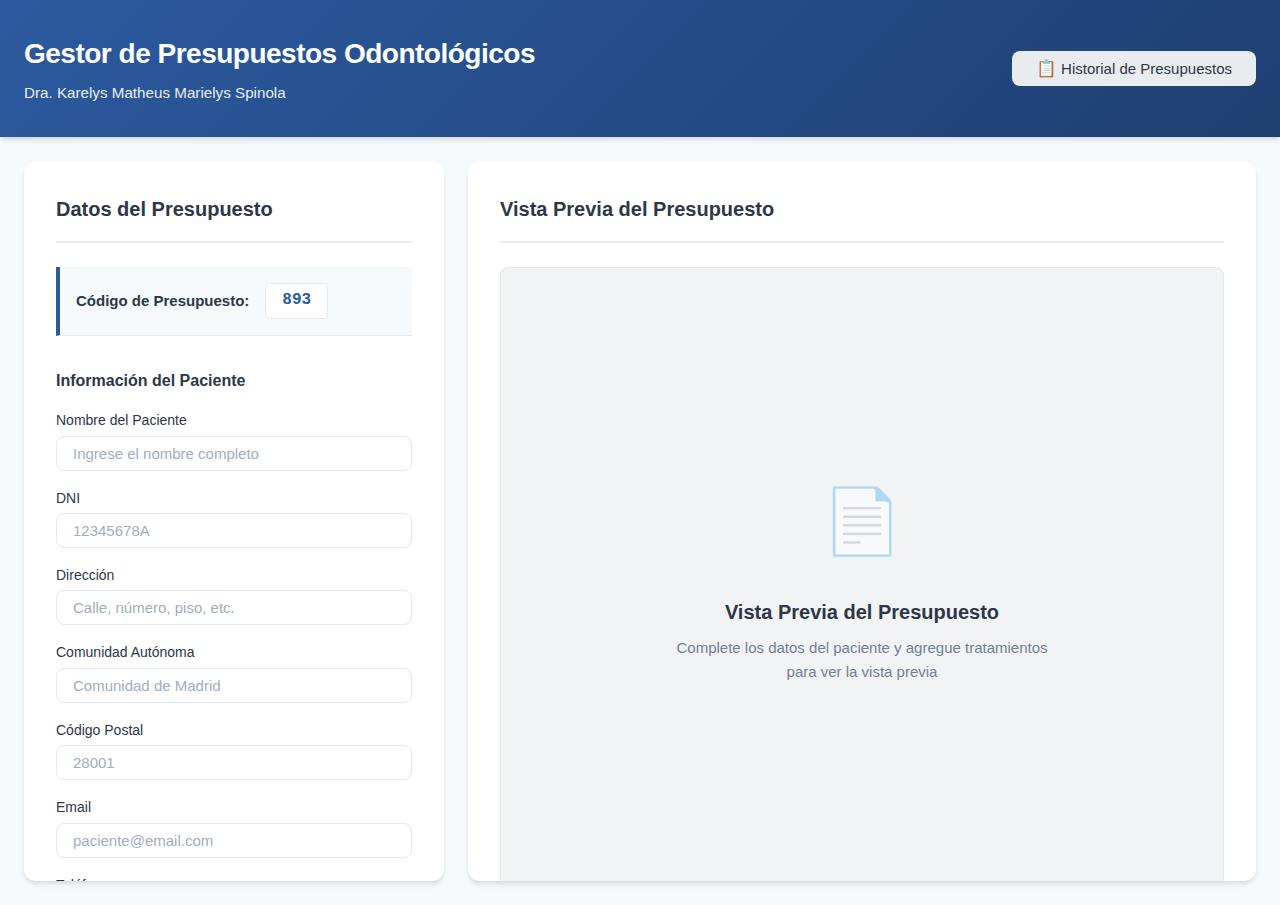
<file: index.html>
<!DOCTYPE html>
<html lang="es">
<head>
    <meta charset="UTF-8">
    <meta name="viewport" content="width=device-width, initial-scale=1.0">
    <title>Gestor de Presupuestos Odontológicos</title>
    <link rel="stylesheet" href="css/main.css">
    <link rel="stylesheet" href="css/components/form.css">
    <link rel="stylesheet" href="css/components/table.css">
    <link rel="stylesheet" href="css/components/preview.css">
</head>
<body>
    <div class="app-container">
        <!-- Header -->
        <header class="app-header">
            <div class="header-content">
                <div class="header-title">
                    <h1>Gestor de Presupuestos Odontológicos</h1>
                    <p class="subtitle">Dra. Karelys Matheus Marielys Spinola</p>
                </div>
                <button id="history-btn" class="btn btn-secondary btn-header">
                    <span class="btn-icon">📋</span> Historial de Presupuestos
                </button>
            </div>
        </header>

        <!-- Main Content -->
        <main class="app-main">
            <!-- Panel Izquierdo: Formulario -->
            <section class="panel panel-left">
                <div class="panel-content">
                    <h2>Datos del Presupuesto</h2>
                    
                    <!-- Código de Presupuesto -->
                    <div class="form-section budget-code-section">
                        <div class="budget-code-display">
                            <span class="budget-code-label">Código de Presupuesto:</span>
                            <span id="budget-code" class="budget-code-value">---</span>
                        </div>
                    </div>

                    <!-- Datos del Paciente -->
                    <div class="form-section">
                        <h3>Información del Paciente</h3>
                        <div class="form-group">
                            <label for="patient-name">Nombre del Paciente</label>
                            <input type="text" id="patient-name" placeholder="Ingrese el nombre completo">
                        </div>
                        <div class="form-group">
                            <label for="patient-dni">DNI</label>
                            <input type="text" id="patient-dni" placeholder="12345678A">
                        </div>
                        <div class="form-group">
                            <label for="patient-address">Dirección</label>
                            <input type="text" id="patient-address" placeholder="Calle, número, piso, etc.">
                        </div>
                        <div class="form-group">
                            <label for="patient-region">Comunidad Autónoma</label>
                            <input type="text" id="patient-region" placeholder="Comunidad de Madrid">
                        </div>
                        <div class="form-group">
                            <label for="patient-postal-code">Código Postal</label>
                            <input type="text" id="patient-postal-code" placeholder="28001">
                        </div>
                        <div class="form-group">
                            <label for="patient-email">Email</label>
                            <input type="email" id="patient-email" placeholder="paciente@email.com">
                        </div>
                        <div class="form-group">
                            <label for="patient-phone">Teléfono</label>
                            <input type="tel" id="patient-phone" placeholder="612 345 678">
                        </div>
                        <div class="form-group">
                            <label for="budget-date">Fecha del Presupuesto</label>
                            <input type="date" id="budget-date">
                        </div>
                    </div>

                    <!-- Selección de Tratamientos -->
                    <div class="form-section">
                        <h3>Agregar Tratamientos</h3>
                        <div class="form-group">
                            <label for="treatment-select">Tratamiento</label>
                            <select id="treatment-select">
                                <option value="">Seleccione un tratamiento...</option>
                            </select>
                        </div>
                        <div class="form-group-inline">
                            <div class="form-group">
                                <label for="treatment-quantity">Cantidad</label>
                                <input type="number" id="treatment-quantity" min="1" value="1">
                            </div>
                            <div class="form-group">
                                <label for="treatment-discount">Dto. (%)</label>
                                <input type="number" id="treatment-discount" min="0" max="100" value="0" step="0.01">
                            </div>
                        </div>
                        <button id="add-treatment-btn" class="btn btn-primary">
                            <span class="btn-icon">+</span> Agregar Tratamiento
                        </button>
                    </div>

                    <!-- Tabla de Tratamientos -->
                    <div class="form-section">
                        <h3>Resumen de Tratamientos</h3>
                        <div id="treatments-table-container">
                            <!-- La tabla se generará dinámicamente -->
                        </div>
                    </div>

                    <!-- Totales -->
                    <div class="form-section totals-section">
                        <div class="total-row">
                            <span class="total-label">Subtotal:</span>
                            <span id="subtotal" class="total-value">0.00 €</span>
                        </div>
                        <div class="total-row">
                            <span class="total-label">IVA (21%):</span>
                            <span id="iva" class="total-value">0.00 €</span>
                        </div>
                        <div class="total-row total-final">
                            <span class="total-label">TOTAL:</span>
                            <span id="total" class="total-value">0.00 €</span>
                        </div>
                    </div>

                    <!-- Acciones -->
                    <div class="form-section actions-section">
                        <button id="download-pdf-btn" class="btn btn-success btn-large">
                            <span class="btn-icon">📄</span> Descargar PDF
                        </button>
                        <button id="clear-form-btn" class="btn btn-secondary">
                            Limpiar Formulario
                        </button>
                    </div>
                </div>
            </section>

            <!-- Panel Derecho: Vista Previa PDF -->
            <section class="panel panel-right">
                <div class="panel-content">
                    <h2>Vista Previa del Presupuesto</h2>
                    <div class="preview-container">
                        <div id="pdf-preview">
                            <!-- Vista previa del PDF -->
                            <div class="preview-placeholder">
                                <p>La vista previa aparecerá aquí</p>
                                <p class="preview-hint">Complete los datos para ver el presupuesto</p>
                            </div>
                        </div>
                    </div>
                </div>
            </section>
        </main>

        <!-- Modal del Historial -->
        <div id="history-modal" class="modal">
            <div class="modal-content">
                <div class="modal-header">
                    <h2>📋 Historial de Presupuestos</h2>
                    <button class="modal-close" id="close-history-modal">&times;</button>
                </div>
                <div class="modal-body">
                    <!-- Filtros -->
                    <div class="history-filters">
                        <input type="text" id="history-search" placeholder="Buscar por paciente, código o fecha...">
                        <button id="clear-filters-btn" class="btn btn-secondary btn-small">Limpiar</button>
                    </div>
                    
                    <!-- Lista de presupuestos -->
                    <div id="history-list" class="history-list">
                        <!-- Se llenará dinámicamente -->
                    </div>
                </div>
            </div>
        </div>
    </div>

    <!-- Scripts -->
    <!-- PDF-LIB Local -->
    <script src="libs/pdf-lib.min.js"></script>
    
    <!-- Módulos de la aplicación -->
    <script type="module" src="js/main.js"></script>
</body>
</html>
</file>
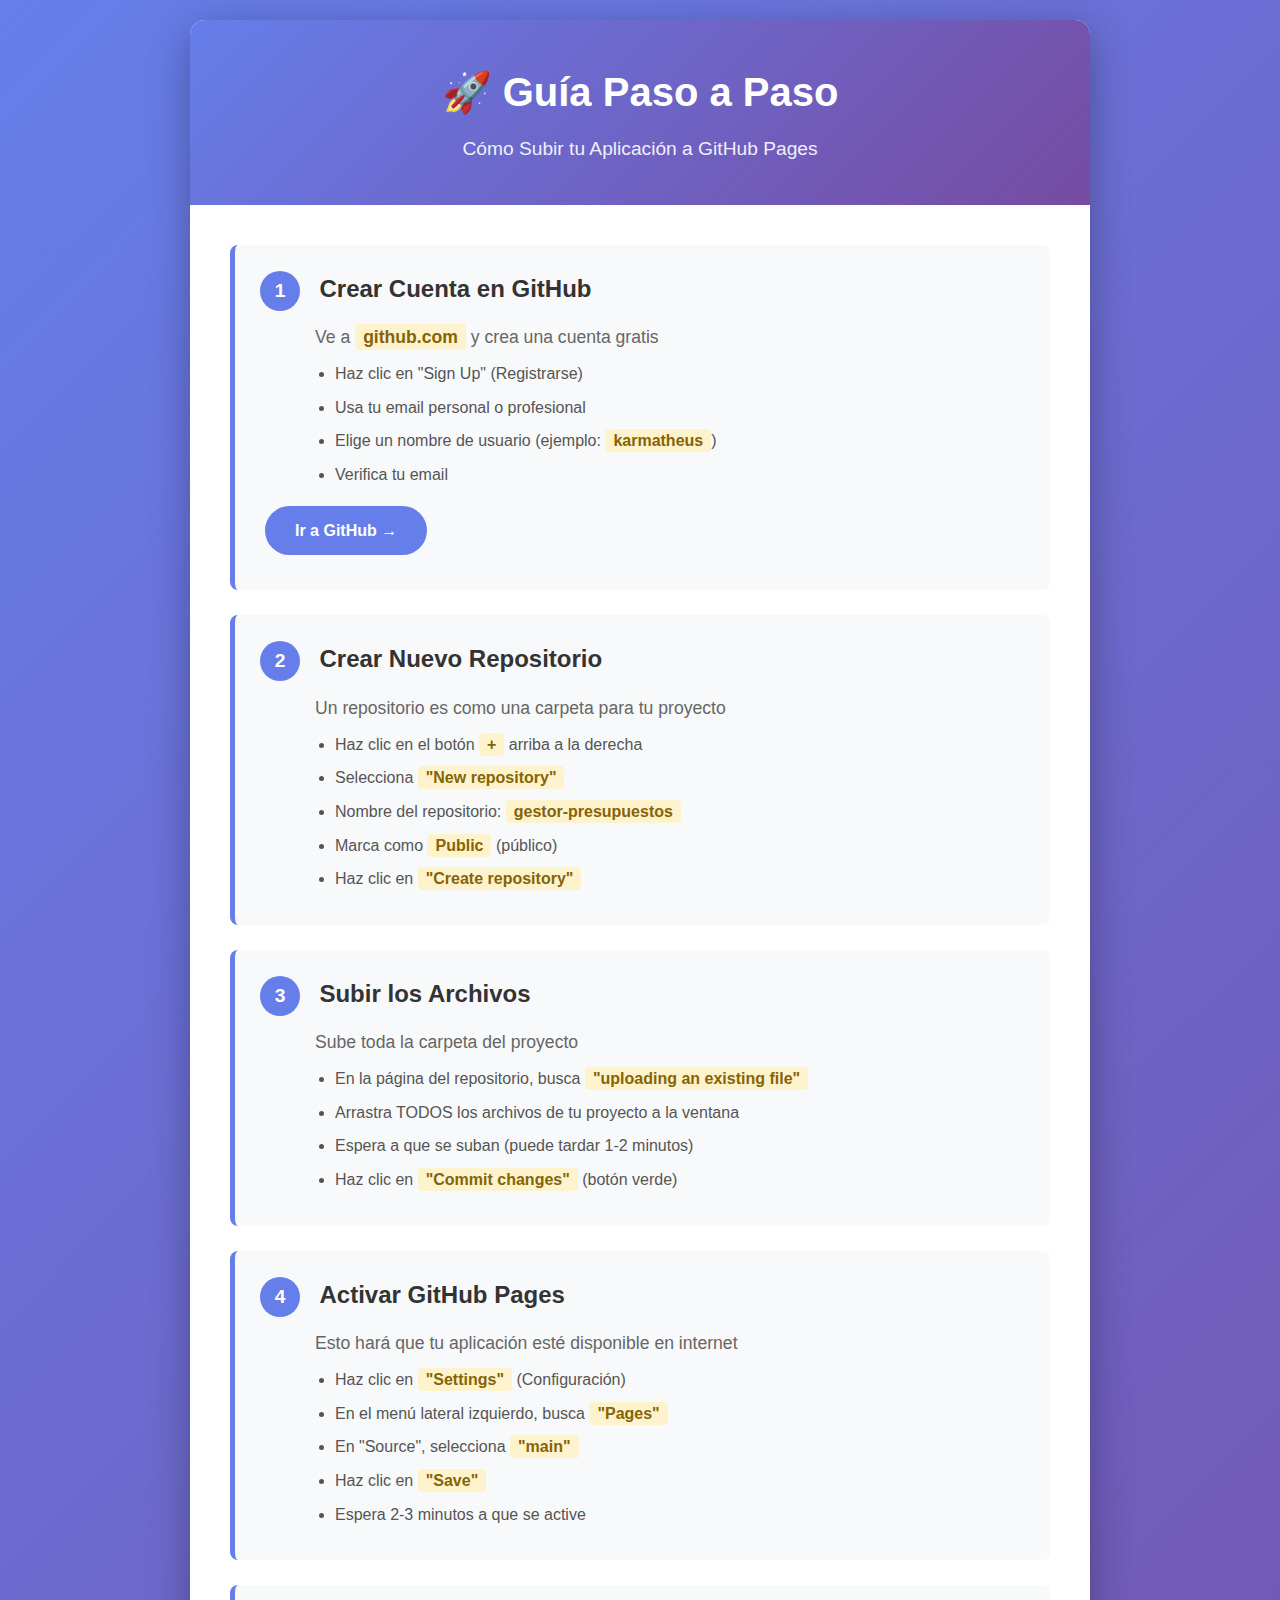
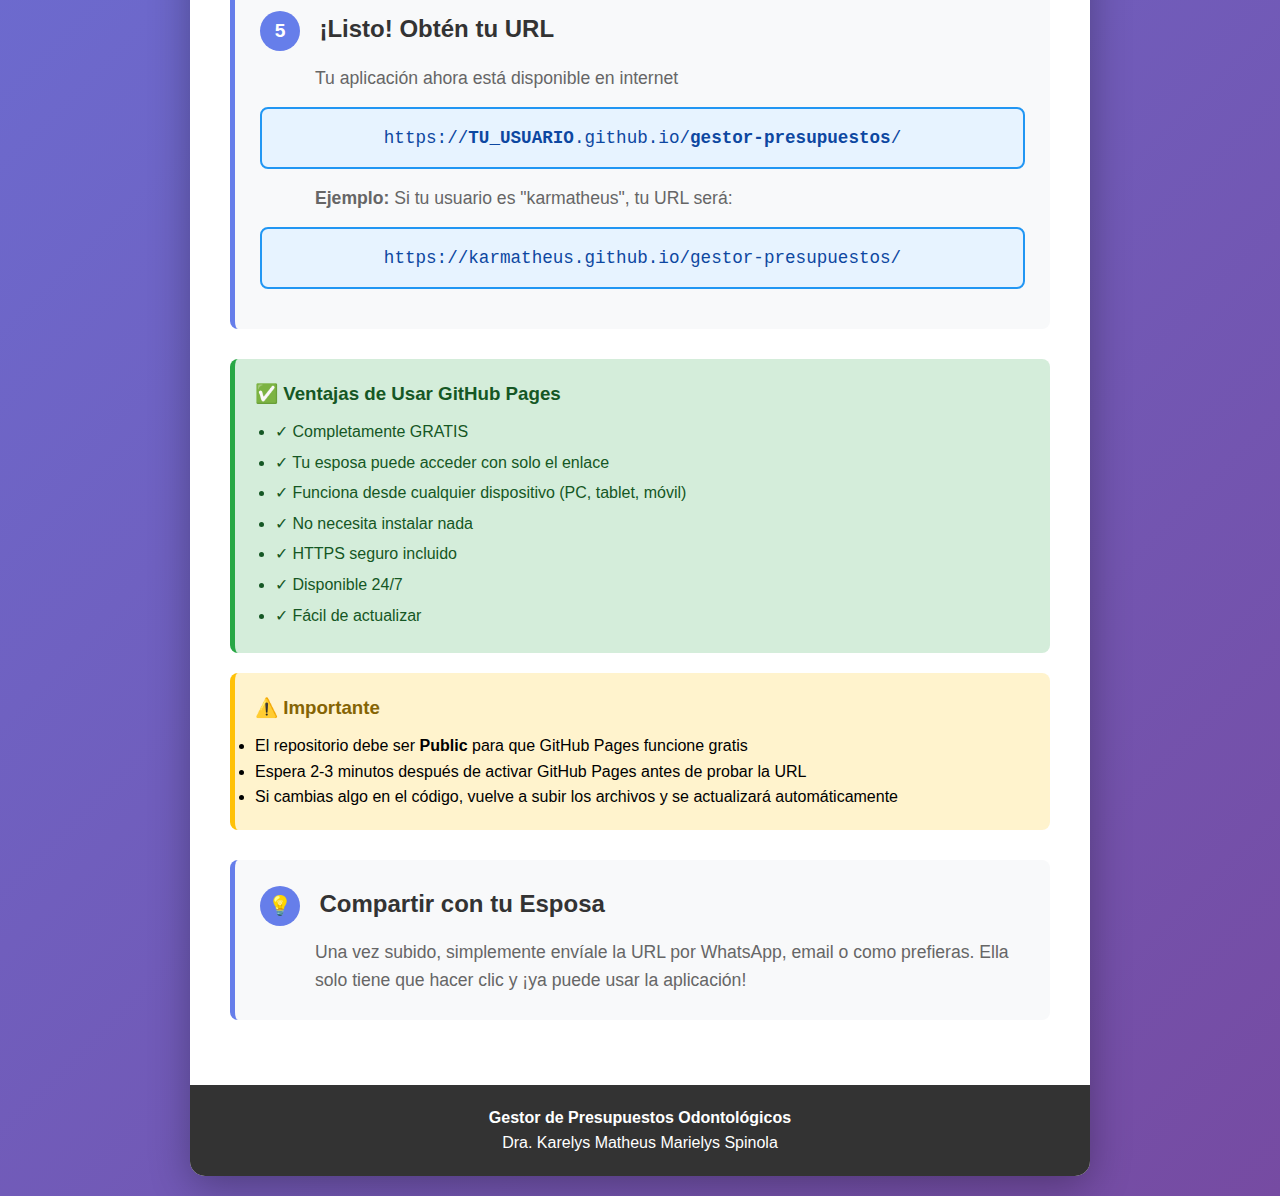
<file: GUIA_GITHUB_PAGES.html>
<!DOCTYPE html>
<html lang="es">
<head>
    <meta charset="UTF-8">
    <meta name="viewport" content="width=device-width, initial-scale=1.0">
    <title>Guía: Subir a GitHub Pages</title>
    <style>
        * {
            margin: 0;
            padding: 0;
            box-sizing: border-box;
        }
        
        body {
            font-family: 'Segoe UI', Tahoma, Geneva, Verdana, sans-serif;
            line-height: 1.6;
            background: linear-gradient(135deg, #667eea 0%, #764ba2 100%);
            padding: 20px;
        }
        
        .container {
            max-width: 900px;
            margin: 0 auto;
            background: white;
            border-radius: 15px;
            box-shadow: 0 10px 40px rgba(0,0,0,0.3);
            overflow: hidden;
        }
        
        header {
            background: linear-gradient(135deg, #667eea 0%, #764ba2 100%);
            color: white;
            padding: 40px;
            text-align: center;
        }
        
        header h1 {
            font-size: 2.5rem;
            margin-bottom: 10px;
        }
        
        header p {
            font-size: 1.2rem;
            opacity: 0.9;
        }
        
        .content {
            padding: 40px;
        }
        
        .step {
            background: #f8f9fa;
            border-left: 5px solid #667eea;
            padding: 25px;
            margin-bottom: 25px;
            border-radius: 8px;
            transition: transform 0.3s;
        }
        
        .step:hover {
            transform: translateX(5px);
            box-shadow: 0 5px 15px rgba(0,0,0,0.1);
        }
        
        .step-number {
            display: inline-block;
            background: #667eea;
            color: white;
            width: 40px;
            height: 40px;
            line-height: 40px;
            text-align: center;
            border-radius: 50%;
            font-weight: bold;
            font-size: 1.2rem;
            margin-right: 15px;
        }
        
        .step h2 {
            display: inline-block;
            color: #333;
            font-size: 1.5rem;
            margin-bottom: 15px;
        }
        
        .step p {
            color: #666;
            margin-left: 55px;
            font-size: 1.1rem;
        }
        
        .step ul {
            margin-left: 75px;
            margin-top: 10px;
        }
        
        .step li {
            margin-bottom: 8px;
            color: #555;
        }
        
        .highlight {
            background: #fff3cd;
            padding: 3px 8px;
            border-radius: 4px;
            font-weight: bold;
            color: #856404;
        }
        
        .url-box {
            background: #e7f3ff;
            border: 2px solid #2196F3;
            padding: 15px;
            border-radius: 8px;
            margin: 15px 0;
            font-family: 'Courier New', monospace;
            font-size: 1.1rem;
            text-align: center;
            color: #0d47a1;
        }
        
        .success {
            background: #d4edda;
            border-left: 5px solid #28a745;
            padding: 20px;
            border-radius: 8px;
            margin-top: 30px;
        }
        
        .success h3 {
            color: #155724;
            margin-bottom: 10px;
        }
        
        .success ul {
            margin-left: 20px;
        }
        
        .success li {
            color: #155724;
            margin-bottom: 5px;
        }
        
        .warning {
            background: #fff3cd;
            border-left: 5px solid #ffc107;
            padding: 20px;
            border-radius: 8px;
            margin-top: 20px;
        }
        
        .warning h3 {
            color: #856404;
            margin-bottom: 10px;
        }
        
        .btn {
            display: inline-block;
            background: #667eea;
            color: white;
            padding: 12px 30px;
            border-radius: 25px;
            text-decoration: none;
            font-weight: bold;
            margin: 10px 5px;
            transition: all 0.3s;
        }
        
        .btn:hover {
            background: #764ba2;
            transform: translateY(-2px);
            box-shadow: 0 5px 15px rgba(0,0,0,0.2);
        }
        
        footer {
            background: #333;
            color: white;
            text-align: center;
            padding: 20px;
        }
    </style>
</head>
<body>
    <div class="container">
        <header>
            <h1>🚀 Guía Paso a Paso</h1>
            <p>Cómo Subir tu Aplicación a GitHub Pages</p>
        </header>
        
        <div class="content">
            <div class="step">
                <span class="step-number">1</span>
                <h2>Crear Cuenta en GitHub</h2>
                <p>Ve a <span class="highlight">github.com</span> y crea una cuenta gratis</p>
                <ul>
                    <li>Haz clic en "Sign Up" (Registrarse)</li>
                    <li>Usa tu email personal o profesional</li>
                    <li>Elige un nombre de usuario (ejemplo: <span class="highlight">karmatheus</span>)</li>
                    <li>Verifica tu email</li>
                </ul>
                <a href="https://github.com" class="btn" target="_blank">Ir a GitHub →</a>
            </div>
            
            <div class="step">
                <span class="step-number">2</span>
                <h2>Crear Nuevo Repositorio</h2>
                <p>Un repositorio es como una carpeta para tu proyecto</p>
                <ul>
                    <li>Haz clic en el botón <span class="highlight">+</span> arriba a la derecha</li>
                    <li>Selecciona <span class="highlight">"New repository"</span></li>
                    <li>Nombre del repositorio: <span class="highlight">gestor-presupuestos</span></li>
                    <li>Marca como <span class="highlight">Public</span> (público)</li>
                    <li>Haz clic en <span class="highlight">"Create repository"</span></li>
                </ul>
            </div>
            
            <div class="step">
                <span class="step-number">3</span>
                <h2>Subir los Archivos</h2>
                <p>Sube toda la carpeta del proyecto</p>
                <ul>
                    <li>En la página del repositorio, busca <span class="highlight">"uploading an existing file"</span></li>
                    <li>Arrastra TODOS los archivos de tu proyecto a la ventana</li>
                    <li>Espera a que se suban (puede tardar 1-2 minutos)</li>
                    <li>Haz clic en <span class="highlight">"Commit changes"</span> (botón verde)</li>
                </ul>
            </div>
            
            <div class="step">
                <span class="step-number">4</span>
                <h2>Activar GitHub Pages</h2>
                <p>Esto hará que tu aplicación esté disponible en internet</p>
                <ul>
                    <li>Haz clic en <span class="highlight">"Settings"</span> (Configuración)</li>
                    <li>En el menú lateral izquierdo, busca <span class="highlight">"Pages"</span></li>
                    <li>En "Source", selecciona <span class="highlight">"main"</span></li>
                    <li>Haz clic en <span class="highlight">"Save"</span></li>
                    <li>Espera 2-3 minutos a que se active</li>
                </ul>
            </div>
            
            <div class="step">
                <span class="step-number">5</span>
                <h2>¡Listo! Obtén tu URL</h2>
                <p>Tu aplicación ahora está disponible en internet</p>
                
                <div class="url-box">
                    https://<strong>TU_USUARIO</strong>.github.io/<strong>gestor-presupuestos</strong>/
                </div>
                
                <p style="margin-top: 15px;">
                    <strong>Ejemplo:</strong> Si tu usuario es "karmatheus", tu URL será:
                </p>
                <div class="url-box">
                    https://karmatheus.github.io/gestor-presupuestos/
                </div>
            </div>
            
            <div class="success">
                <h3>✅ Ventajas de Usar GitHub Pages</h3>
                <ul>
                    <li>✓ Completamente GRATIS</li>
                    <li>✓ Tu esposa puede acceder con solo el enlace</li>
                    <li>✓ Funciona desde cualquier dispositivo (PC, tablet, móvil)</li>
                    <li>✓ No necesita instalar nada</li>
                    <li>✓ HTTPS seguro incluido</li>
                    <li>✓ Disponible 24/7</li>
                    <li>✓ Fácil de actualizar</li>
                </ul>
            </div>
            
            <div class="warning">
                <h3>⚠️ Importante</h3>
                <ul>
                    <li>El repositorio debe ser <strong>Public</strong> para que GitHub Pages funcione gratis</li>
                    <li>Espera 2-3 minutos después de activar GitHub Pages antes de probar la URL</li>
                    <li>Si cambias algo en el código, vuelve a subir los archivos y se actualizará automáticamente</li>
                </ul>
            </div>
            
            <div class="step" style="margin-top: 30px;">
                <span class="step-number">💡</span>
                <h2>Compartir con tu Esposa</h2>
                <p>Una vez subido, simplemente envíale la URL por WhatsApp, email o como prefieras. Ella solo tiene que hacer clic y ¡ya puede usar la aplicación!</p>
            </div>
        </div>
        
        <footer>
            <p><strong>Gestor de Presupuestos Odontológicos</strong></p>
            <p>Dra. Karelys Matheus Marielys Spinola</p>
        </footer>
    </div>
</body>
</html>
</file>
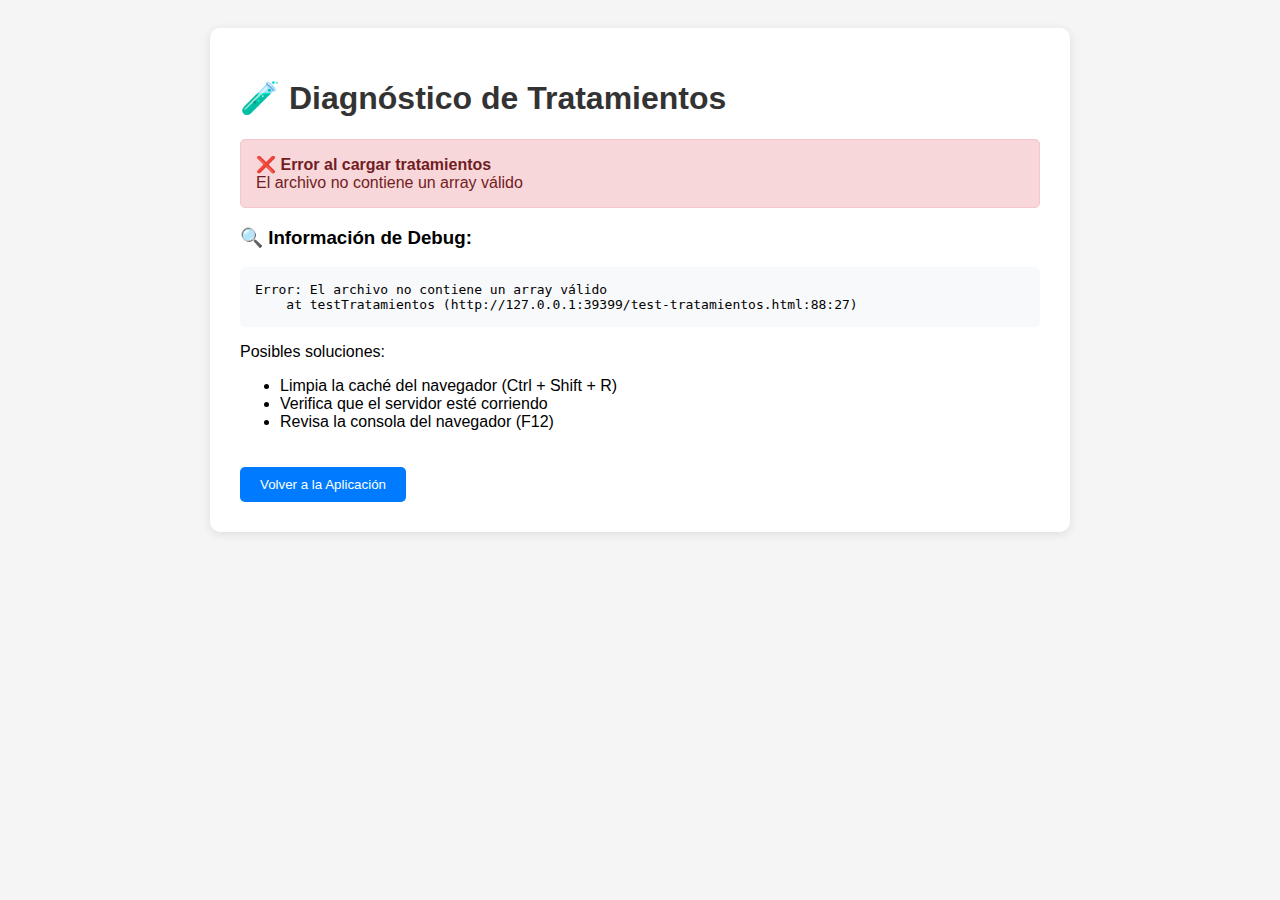
<file: test-tratamientos.html>
<!DOCTYPE html>
<html lang="es">
<head>
    <meta charset="UTF-8">
    <meta name="viewport" content="width=device-width, initial-scale=1.0">
    <title>Test de Tratamientos</title>
    <style>
        body {
            font-family: Arial, sans-serif;
            padding: 20px;
            background: #f5f5f5;
        }
        .container {
            max-width: 800px;
            margin: 0 auto;
            background: white;
            padding: 30px;
            border-radius: 10px;
            box-shadow: 0 2px 10px rgba(0,0,0,0.1);
        }
        h1 {
            color: #333;
        }
        .status {
            padding: 15px;
            margin: 10px 0;
            border-radius: 5px;
        }
        .success {
            background: #d4edda;
            color: #155724;
            border: 1px solid #c3e6cb;
        }
        .error {
            background: #f8d7da;
            color: #721c24;
            border: 1px solid #f5c6cb;
        }
        .info {
            background: #d1ecf1;
            color: #0c5460;
            border: 1px solid #bee5eb;
        }
        pre {
            background: #f8f9fa;
            padding: 15px;
            border-radius: 5px;
            overflow-x: auto;
        }
        .treatment-item {
            padding: 10px;
            margin: 5px 0;
            background: #f8f9fa;
            border-left: 3px solid #007bff;
        }
    </style>
</head>
<body>
    <div class="container">
        <h1>🧪 Diagnóstico de Tratamientos</h1>
        
        <div id="status"></div>
        <div id="details"></div>
        
        <button onclick="location.href='index.html'" style="margin-top: 20px; padding: 10px 20px; background: #007bff; color: white; border: none; border-radius: 5px; cursor: pointer;">
            Volver a la Aplicación
        </button>
    </div>

    <script>
        const statusDiv = document.getElementById('status');
        const detailsDiv = document.getElementById('details');

        async function testTratamientos() {
            try {
                statusDiv.innerHTML = '<div class="status info">⏳ Cargando tratamientos...</div>';
                
                const response = await fetch('data/tratamientos.json');
                
                if (!response.ok) {
                    throw new Error(`HTTP error! status: ${response.status}`);
                }
                
                const tratamientos = await response.json();
                
                // Verificar que es un array
                if (!Array.isArray(tratamientos)) {
                    throw new Error('El archivo no contiene un array válido');
                }
                
                // Agrupar por categoría
                const categorias = {};
                tratamientos.forEach(t => {
                    if (!categorias[t.categoria]) {
                        categorias[t.categoria] = [];
                    }
                    categorias[t.categoria].push(t);
                });
                
                // Mostrar resultado exitoso
                statusDiv.innerHTML = `
                    <div class="status success">
                        ✅ <strong>Tratamientos cargados correctamente</strong><br>
                        Total: ${tratamientos.length} tratamientos<br>
                        Categorías: ${Object.keys(categorias).length}
                    </div>
                `;
                
                // Mostrar detalles
                let html = '<h2>📋 Desglose por Categorías:</h2>';
                
                for (const [categoria, items] of Object.entries(categorias)) {
                    html += `<h3>${categoria} (${items.length})</h3>`;
                    items.forEach(item => {
                        html += `
                            <div class="treatment-item">
                                <strong>${item.nombre}</strong> - ${item.precio.toFixed(2)} €
                            </div>
                        `;
                    });
                }
                
                detailsDiv.innerHTML = html;
                
            } catch (error) {
                statusDiv.innerHTML = `
                    <div class="status error">
                        ❌ <strong>Error al cargar tratamientos</strong><br>
                        ${error.message}
                    </div>
                `;
                
                detailsDiv.innerHTML = `
                    <h3>🔍 Información de Debug:</h3>
                    <pre>${error.stack || error.message}</pre>
                    <p>Posibles soluciones:</p>
                    <ul>
                        <li>Limpia la caché del navegador (Ctrl + Shift + R)</li>
                        <li>Verifica que el servidor esté corriendo</li>
                        <li>Revisa la consola del navegador (F12)</li>
                    </ul>
                `;
            }
        }

        // Ejecutar test al cargar
        testTratamientos();
    </script>
</body>
</html>
</file>
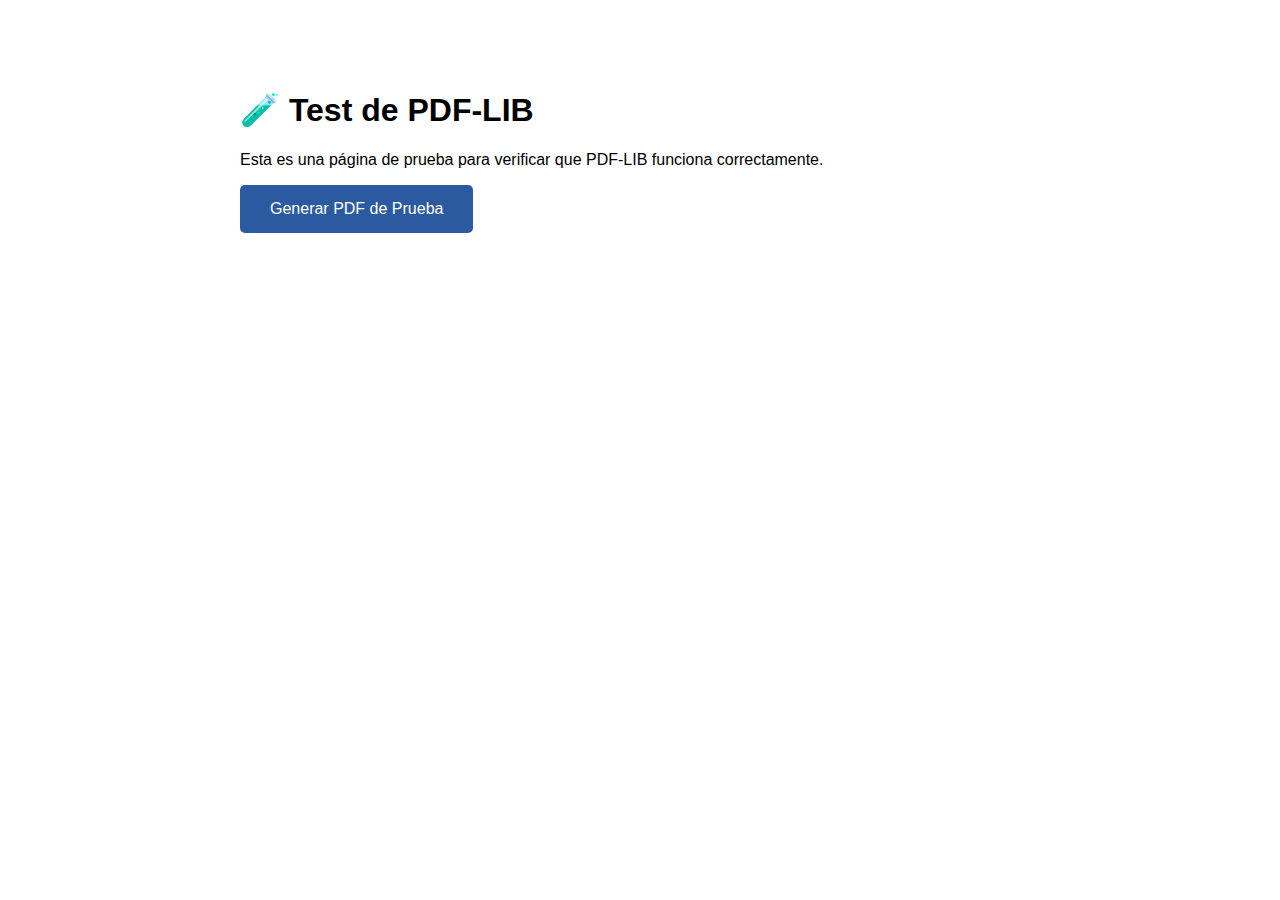
<file: test.html>
<!DOCTYPE html>
<html lang="es">
<head>
    <meta charset="UTF-8">
    <meta name="viewport" content="width=device-width, initial-scale=1.0">
    <title>Test PDF-LIB</title>
    <style>
        body {
            font-family: Arial, sans-serif;
            max-width: 800px;
            margin: 50px auto;
            padding: 20px;
        }
        button {
            padding: 15px 30px;
            font-size: 16px;
            background: #2c5aa0;
            color: white;
            border: none;
            border-radius: 5px;
            cursor: pointer;
        }
        button:hover {
            background: #1e3f70;
        }
        #status {
            margin-top: 20px;
            padding: 15px;
            border-radius: 5px;
        }
        .success {
            background: #d4edda;
            color: #155724;
        }
        .error {
            background: #f8d7da;
            color: #721c24;
        }
    </style>
</head>
<body>
    <h1>🧪 Test de PDF-LIB</h1>
    <p>Esta es una página de prueba para verificar que PDF-LIB funciona correctamente.</p>
    
    <button onclick="testPDF()">Generar PDF de Prueba</button>
    
    <div id="status"></div>

    <script src="libs/pdf-lib.min.js"></script>
    <script>
        async function testPDF() {
            const statusDiv = document.getElementById('status');
            
            try {
                statusDiv.innerHTML = '⏳ Generando PDF...';
                statusDiv.className = '';
                
                // Verificar que PDF-LIB esté cargado
                if (!window.PDFLib) {
                    throw new Error('PDF-LIB no está cargado');
                }
                
                const { PDFDocument, rgb, StandardFonts } = window.PDFLib;
                
                // Crear documento
                const pdfDoc = await PDFDocument.create();
                const page = pdfDoc.addPage([595.28, 841.89]); // A4
                
                // Cargar fuente
                const font = await pdfDoc.embedFont(StandardFonts.Helvetica);
                
                // Dibujar texto
                page.drawText('¡PDF-LIB Funciona Correctamente! ✅', {
                    x: 50,
                    y: 750,
                    size: 20,
                    font: font,
                    color: rgb(0.2, 0.4, 0.6),
                });
                
                page.drawText('Este es un PDF de prueba generado correctamente.', {
                    x: 50,
                    y: 700,
                    size: 12,
                    font: font,
                    color: rgb(0, 0, 0),
                });
                
                // Guardar PDF
                const pdfBytes = await pdfDoc.save();
                
                // Descargar
                const blob = new Blob([pdfBytes], { type: 'application/pdf' });
                const url = URL.createObjectURL(blob);
                const link = document.createElement('a');
                link.href = url;
                link.download = 'test-pdf.pdf';
                link.click();
                
                statusDiv.innerHTML = '✅ <strong>¡Éxito!</strong> PDF generado y descargado correctamente.';
                statusDiv.className = 'success';
                
            } catch (error) {
                console.error('Error:', error);
                statusDiv.innerHTML = `❌ <strong>Error:</strong> ${error.message}`;
                statusDiv.className = 'error';
            }
        }
        
        // Test automático al cargar
        window.addEventListener('load', () => {
            if (window.PDFLib) {
                console.log('✅ PDF-LIB cargado correctamente');
            } else {
                console.error('❌ PDF-LIB NO está cargado');
            }
        });
    </script>
</body>
</html>
</file>
<file: css/components/form.css>
/**
 * form.css
 * Estilos específicos para componentes de formulario
 */

/* ===== INPUTS Y SELECTS MEJORADOS ===== */
.form-group input[type="text"],
.form-group input[type="date"],
.form-group input[type="number"],
.form-group select {
    font-family: inherit;
    appearance: none;
}

/* Estilos para input de fecha */
.form-group input[type="date"] {
    position: relative;
    padding-right: var(--spacing-xl);
}

.form-group input[type="date"]::-webkit-calendar-picker-indicator {
    position: absolute;
    right: var(--spacing-sm);
    cursor: pointer;
}

/* Estilos para input de número */
.form-group input[type="number"] {
    -moz-appearance: textfield;
}

.form-group input[type="number"]::-webkit-outer-spin-button,
.form-group input[type="number"]::-webkit-inner-spin-button {
    -webkit-appearance: none;
    margin: 0;
}

/* Estilos para select */
.form-group select {
    background-image: url("data:image/svg+xml,%3Csvg xmlns='http://www.w3.org/2000/svg' width='12' height='12' viewBox='0 0 12 12'%3E%3Cpath fill='%23343a40' d='M6 9L1 4h10z'/%3E%3C/svg%3E");
    background-repeat: no-repeat;
    background-position: right var(--spacing-md) center;
    padding-right: var(--spacing-2xl);
    cursor: pointer;
}

.form-group select option {
    padding: var(--spacing-sm);
}

.form-group select optgroup {
    font-weight: 600;
    color: var(--color-primary);
}

/* Estados de validación */
.form-group input.error,
.form-group select.error {
    border-color: var(--color-danger);
}

.form-group input.error:focus,
.form-group select.error:focus {
    box-shadow: 0 0 0 3px rgba(220, 53, 69, 0.1);
}

.form-group input.success,
.form-group select.success {
    border-color: var(--color-success);
}

.form-group input.success:focus,
.form-group select.success:focus {
    box-shadow: 0 0 0 3px rgba(40, 167, 69, 0.1);
}

/* Mensaje de ayuda/error */
.form-help {
    font-size: 0.8125rem;
    color: var(--color-text-light);
    margin-top: var(--spacing-xs);
}

.form-error {
    font-size: 0.8125rem;
    color: var(--color-danger);
    margin-top: var(--spacing-xs);
}

/* ===== MEJORAS EN ACCESIBILIDAD ===== */
.form-group input:disabled,
.form-group select:disabled {
    background-color: var(--color-gray-100);
    cursor: not-allowed;
    opacity: 0.7;
}

.form-group label.required::after {
    content: ' *';
    color: var(--color-danger);
}

/* ===== ESTILOS PARA GRUPOS INLINE ===== */
.form-group-inline {
    display: grid;
    grid-template-columns: 1fr 1fr;
    gap: var(--spacing-md);
}

@media (max-width: 768px) {
    .form-group-inline {
        grid-template-columns: 1fr;
    }
}

/* ===== ANIMACIONES DE FORMULARIO ===== */
.form-group input,
.form-group select {
    position: relative;
}

.form-group input:focus,
.form-group select:focus {
    animation: inputFocus 0.3s ease;
}

@keyframes inputFocus {
    0% {
        transform: scale(1);
    }
    50% {
        transform: scale(1.01);
    }
    100% {
        transform: scale(1);
    }
}

/* ===== CHECKBOX Y RADIO (por si se necesitan en el futuro) ===== */
.form-check {
    display: flex;
    align-items: center;
    gap: var(--spacing-sm);
    margin-bottom: var(--spacing-sm);
}

.form-check input[type="checkbox"],
.form-check input[type="radio"] {
    width: auto;
    cursor: pointer;
}

.form-check label {
    cursor: pointer;
    margin-bottom: 0;
    font-weight: 400;
}
</file>
<file: css/components/table.css>
/**
 * table.css
 * Estilos para la tabla de tratamientos
 */

/* ===== CONTENEDOR DE TABLA ===== */
#treatments-table-container {
    min-height: 200px;
}

/* ===== ESTADO VACÍO ===== */
.table-empty {
    padding: var(--spacing-2xl) var(--spacing-lg);
    text-align: center;
    background-color: var(--color-bg-alt);
    border: 2px dashed var(--color-border);
    border-radius: var(--radius-md);
    color: var(--color-text-light);
}

.table-empty p {
    font-size: 0.9375rem;
    margin: 0;
}

/* ===== LISTA DE TRATAMIENTOS (VERSIÓN SIMPLIFICADA) ===== */
.treatments-list {
    display: flex;
    flex-direction: column;
    gap: var(--spacing-sm);
}

.treatment-item {
    display: flex;
    justify-content: space-between;
    align-items: center;
    padding: var(--spacing-md);
    background-color: var(--color-bg-alt);
    border: 1px solid var(--color-border);
    border-radius: var(--radius-md);
    transition: all var(--transition-fast);
    animation: fadeIn 0.3s ease;
}

.treatment-item:hover {
    background-color: var(--color-gray-50);
    border-color: var(--color-primary);
    box-shadow: var(--shadow-sm);
}

.treatment-item-content {
    flex: 1;
    min-width: 0;
}

.treatment-item-name {
    margin-bottom: var(--spacing-xs);
}

.treatment-item-name strong {
    display: block;
    color: var(--color-text);
    font-size: 0.9375rem;
    font-weight: 600;
}

.treatment-item-name small {
    display: block;
    color: var(--color-text-light);
    font-size: 0.8125rem;
    line-height: 1.4;
    margin-top: var(--spacing-xs);
}

.treatment-item-details {
    font-size: 0.875rem;
    color: var(--color-text-muted);
}

.treatment-item-actions {
    display: flex;
    gap: var(--spacing-xs);
    flex-shrink: 0;
}

/* ===== BOTONES DE ACCIÓN ===== */
.treatment-item .btn-icon-small {
    opacity: 0.7;
    transition: all var(--transition-fast);
}

.treatment-item:hover .btn-icon-small {
    opacity: 1;
}

/* ===== ANIMACIONES ===== */
.treatment-item {
    animation: fadeIn 0.3s ease;
}

@keyframes fadeIn {
    from {
        opacity: 0;
        transform: translateY(-10px);
    }
    to {
        opacity: 1;
        transform: translateY(0);
    }
}

/* Animación de eliminación */
.treatment-item.removing {
    animation: fadeOut 0.3s ease forwards;
}

@keyframes fadeOut {
    to {
        opacity: 0;
        transform: translateX(20px);
    }
}

/* ===== RESPONSIVE ===== */
@media (max-width: 768px) {
    .treatment-item {
        font-size: 0.8125rem;
        padding: var(--spacing-sm);
    }

    .treatment-item-name strong {
        font-size: 0.875rem;
    }

    .treatment-item-name small {
        font-size: 0.75rem;
    }
}

@media (max-width: 640px) {
    .treatment-item {
        flex-direction: column;
        align-items: stretch;
        gap: var(--spacing-sm);
    }

    .treatment-item-actions {
        justify-content: flex-end;
    }
}

/* ===== BADGES Y ETIQUETAS (por si se necesitan) ===== */
.badge {
    display: inline-block;
    padding: var(--spacing-xs) var(--spacing-sm);
    font-size: 0.75rem;
    font-weight: 600;
    border-radius: var(--radius-sm);
    text-transform: uppercase;
    letter-spacing: 0.5px;
}

.badge-primary {
    background-color: rgba(44, 90, 160, 0.1);
    color: var(--color-primary);
}

.badge-success {
    background-color: rgba(40, 167, 69, 0.1);
    color: var(--color-success);
}

.badge-warning {
    background-color: rgba(255, 193, 7, 0.1);
    color: var(--color-warning);
}
</file>
<file: css/components/preview.css>
/**
 * preview.css
 * Estilos para el componente de vista previa del PDF
 */

/* ===== CONTENEDOR DE VISTA PREVIA ===== */
.preview-container {
    position: relative;
    width: 100%;
    height: calc(100vh - 280px);
    min-height: 600px;
    background-color: var(--color-gray-100);
    border-radius: var(--radius-md);
    overflow: hidden;
    border: 1px solid var(--color-border);
}

#pdf-preview {
    width: 100%;
    height: 100%;
    display: flex;
    align-items: center;
    justify-content: center;
}

/* ===== IFRAME DEL PDF ===== */
.pdf-iframe {
    width: 100%;
    height: 100%;
    border: none;
    background-color: white;
}

/* ===== PLACEHOLDER ===== */
.preview-placeholder {
    display: flex;
    flex-direction: column;
    align-items: center;
    justify-content: center;
    padding: var(--spacing-2xl);
    text-align: center;
    color: var(--color-text-light);
}

.placeholder-icon {
    font-size: 4rem;
    margin-bottom: var(--spacing-lg);
    opacity: 0.5;
    animation: float 3s ease-in-out infinite;
}

@keyframes float {
    0%, 100% {
        transform: translateY(0px);
    }
    50% {
        transform: translateY(-10px);
    }
}

.placeholder-title {
    font-size: 1.25rem;
    font-weight: 600;
    color: var(--color-text);
    margin-bottom: var(--spacing-sm);
}

.placeholder-text {
    font-size: 0.9375rem;
    color: var(--color-text-light);
    max-width: 400px;
    line-height: 1.6;
}

.placeholder-hint {
    font-size: 0.875rem;
    color: var(--color-text-muted);
    margin-top: var(--spacing-md);
    font-style: italic;
}

/* ===== ESTADO DE CARGA ===== */
.preview-loading {
    display: flex;
    flex-direction: column;
    align-items: center;
    justify-content: center;
    gap: var(--spacing-lg);
    padding: var(--spacing-2xl);
}

.preview-loading p {
    font-size: 0.9375rem;
    color: var(--color-text-light);
    font-weight: 500;
}

/* ===== ESTADO DE ERROR ===== */
.preview-error {
    display: flex;
    flex-direction: column;
    align-items: center;
    justify-content: center;
    padding: var(--spacing-2xl);
    text-align: center;
}

.error-icon {
    font-size: 3rem;
    margin-bottom: var(--spacing-lg);
    animation: shake 0.5s ease;
}

@keyframes shake {
    0%, 100% { transform: translateX(0); }
    25% { transform: translateX(-10px); }
    75% { transform: translateX(10px); }
}

.error-title {
    font-size: 1.125rem;
    font-weight: 600;
    color: var(--color-danger);
    margin-bottom: var(--spacing-sm);
}

.error-text {
    font-size: 0.9375rem;
    color: var(--color-text-light);
}

/* ===== CONTROLES DE VISTA PREVIA (para futuras mejoras) ===== */
.preview-controls {
    position: absolute;
    top: var(--spacing-md);
    right: var(--spacing-md);
    display: flex;
    gap: var(--spacing-sm);
    z-index: 10;
}

.preview-control-btn {
    width: 36px;
    height: 36px;
    display: flex;
    align-items: center;
    justify-content: center;
    background-color: white;
    border: 1px solid var(--color-border);
    border-radius: var(--radius-md);
    cursor: pointer;
    transition: all var(--transition-fast);
    box-shadow: var(--shadow-sm);
}

.preview-control-btn:hover {
    background-color: var(--color-gray-50);
    box-shadow: var(--shadow-md);
    transform: translateY(-1px);
}

.preview-control-btn:active {
    transform: translateY(0);
}

/* ===== ZOOM CONTROLS (para futuras mejoras) ===== */
.zoom-controls {
    position: absolute;
    bottom: var(--spacing-md);
    left: 50%;
    transform: translateX(-50%);
    display: flex;
    gap: var(--spacing-xs);
    background-color: white;
    padding: var(--spacing-xs);
    border-radius: var(--radius-lg);
    box-shadow: var(--shadow-lg);
    z-index: 10;
}

.zoom-btn {
    width: 32px;
    height: 32px;
    display: flex;
    align-items: center;
    justify-content: center;
    background-color: transparent;
    border: none;
    border-radius: var(--radius-sm);
    cursor: pointer;
    transition: background-color var(--transition-fast);
    font-size: 1.125rem;
}

.zoom-btn:hover {
    background-color: var(--color-gray-100);
}

.zoom-level {
    display: flex;
    align-items: center;
    padding: 0 var(--spacing-sm);
    font-size: 0.875rem;
    font-weight: 500;
    color: var(--color-text);
}

/* ===== RESPONSIVE ===== */
@media (max-width: 1024px) {
    .preview-container {
        height: 600px;
        min-height: 500px;
    }
}

@media (max-width: 768px) {
    .preview-container {
        height: 500px;
        min-height: 400px;
    }

    .placeholder-icon {
        font-size: 3rem;
    }

    .placeholder-title {
        font-size: 1.125rem;
    }

    .placeholder-text {
        font-size: 0.875rem;
    }
}

/* ===== ANIMACIONES DE ENTRADA ===== */
.pdf-iframe {
    animation: slideIn 0.3s ease;
}

@keyframes slideIn {
    from {
        opacity: 0;
        transform: scale(0.98);
    }
    to {
        opacity: 1;
        transform: scale(1);
    }
}

/* ===== OVERLAY DE CARGA (opcional) ===== */
.preview-overlay {
    position: absolute;
    top: 0;
    left: 0;
    right: 0;
    bottom: 0;
    background-color: rgba(255, 255, 255, 0.9);
    display: flex;
    align-items: center;
    justify-content: center;
    z-index: 100;
    animation: fadeIn 0.2s ease;
}

@keyframes fadeIn {
    from {
        opacity: 0;
    }
    to {
        opacity: 1;
    }
}
</file>
<file: css/main.css>
/**
 * main.css
 * Estilos principales y layout de la aplicación
 */

/* ===== RESET Y BASE ===== */
* {
    margin: 0;
    padding: 0;
    box-sizing: border-box;
}

:root {
    /* Colores principales */
    --color-primary: #2c5aa0;
    --color-primary-light: #4a7bc8;
    --color-primary-dark: #1e3f70;
    
    --color-secondary: #6c757d;
    --color-success: #28a745;
    --color-danger: #dc3545;
    --color-warning: #ffc107;
    
    /* Tonos de gris */
    --color-gray-50: #f8f9fa;
    --color-gray-100: #f1f3f5;
    --color-gray-200: #e9ecef;
    --color-gray-300: #dee2e6;
    --color-gray-400: #ced4da;
    --color-gray-500: #adb5bd;
    --color-gray-600: #6c757d;
    --color-gray-700: #495057;
    --color-gray-800: #343a40;
    --color-gray-900: #212529;
    
    /* Colores de texto */
    --color-text: #2d3748;
    --color-text-light: #718096;
    --color-text-muted: #a0aec0;
    
    /* Fondos */
    --color-bg: #ffffff;
    --color-bg-alt: #f7fafc;
    --color-bg-dark: #edf2f7;
    
    /* Bordes */
    --color-border: #e2e8f0;
    --color-border-dark: #cbd5e0;
    
    /* Sombras */
    --shadow-sm: 0 1px 2px 0 rgba(0, 0, 0, 0.05);
    --shadow-md: 0 4px 6px -1px rgba(0, 0, 0, 0.1), 0 2px 4px -1px rgba(0, 0, 0, 0.06);
    --shadow-lg: 0 10px 15px -3px rgba(0, 0, 0, 0.1), 0 4px 6px -2px rgba(0, 0, 0, 0.05);
    --shadow-xl: 0 20px 25px -5px rgba(0, 0, 0, 0.1), 0 10px 10px -5px rgba(0, 0, 0, 0.04);
    
    /* Espaciado */
    --spacing-xs: 0.25rem;
    --spacing-sm: 0.5rem;
    --spacing-md: 1rem;
    --spacing-lg: 1.5rem;
    --spacing-xl: 2rem;
    --spacing-2xl: 3rem;
    
    /* Transiciones */
    --transition-fast: 150ms ease;
    --transition-normal: 300ms ease;
    --transition-slow: 500ms ease;
    
    /* Border radius */
    --radius-sm: 0.25rem;
    --radius-md: 0.5rem;
    --radius-lg: 0.75rem;
    --radius-xl: 1rem;
}

html {
    font-size: 16px;
    -webkit-font-smoothing: antialiased;
    -moz-osx-font-smoothing: grayscale;
}

body {
    font-family: -apple-system, BlinkMacSystemFont, 'Segoe UI', 'Roboto', 'Oxygen',
        'Ubuntu', 'Cantarell', 'Fira Sans', 'Droid Sans', 'Helvetica Neue',
        sans-serif;
    color: var(--color-text);
    background-color: var(--color-bg-alt);
    line-height: 1.6;
    overflow-x: hidden;
}

/* ===== LAYOUT PRINCIPAL ===== */
.app-container {
    min-height: 100vh;
    display: flex;
    flex-direction: column;
}

.app-header {
    background: linear-gradient(135deg, var(--color-primary) 0%, var(--color-primary-dark) 100%);
    color: white;
    padding: var(--spacing-xl) var(--spacing-lg);
    box-shadow: var(--shadow-md);
}

.header-content {
    display: flex;
    justify-content: space-between;
    align-items: center;
    max-width: 1920px;
    margin: 0 auto;
}

.header-title {
    text-align: left;
}

.app-header h1 {
    font-size: 1.75rem;
    font-weight: 700;
    margin-bottom: var(--spacing-xs);
    letter-spacing: -0.5px;
}

.app-header .subtitle {
    font-size: 0.95rem;
    opacity: 0.9;
    font-weight: 400;
}

.btn-header {
    background: rgba(255, 255, 255, 0.2);
    color: white;
    border: 1px solid rgba(255, 255, 255, 0.3);
    backdrop-filter: blur(10px);
}

.btn-header:hover:not(:disabled) {
    background: rgba(255, 255, 255, 0.3);
    border-color: rgba(255, 255, 255, 0.5);
}

.app-main {
    flex: 1;
    display: grid;
    grid-template-columns: 450px 1fr;
    gap: var(--spacing-lg);
    padding: var(--spacing-lg);
    max-width: 1920px;
    margin: 0 auto;
    width: 100%;
}

/* ===== PANELES ===== */
.panel {
    background: var(--color-bg);
    border-radius: var(--radius-lg);
    box-shadow: var(--shadow-md);
    display: flex;
    flex-direction: column;
    overflow: hidden;
}

.panel-content {
    padding: var(--spacing-xl);
    overflow-y: auto;
    flex: 1;
}

.panel h2 {
    font-size: 1.25rem;
    font-weight: 600;
    color: var(--color-text);
    margin-bottom: var(--spacing-lg);
    padding-bottom: var(--spacing-md);
    border-bottom: 2px solid var(--color-gray-200);
}

.panel-left {
    max-height: calc(100vh - 180px);
}

.panel-right {
    max-height: calc(100vh - 180px);
}

/* ===== SECCIONES DEL FORMULARIO ===== */
.form-section {
    margin-bottom: var(--spacing-xl);
    padding-bottom: var(--spacing-xl);
    border-bottom: 1px solid var(--color-gray-200);
}

.form-section:last-child {
    border-bottom: none;
    margin-bottom: 0;
    padding-bottom: 0;
}

.form-section h3 {
    font-size: 1rem;
    font-weight: 600;
    color: var(--color-text);
    margin-bottom: var(--spacing-md);
}

/* ===== FORM GROUPS ===== */
.form-group {
    margin-bottom: var(--spacing-md);
}

.form-group label {
    display: block;
    font-size: 0.875rem;
    font-weight: 500;
    color: var(--color-text);
    margin-bottom: var(--spacing-xs);
}

.form-group input,
.form-group select {
    width: 100%;
    padding: var(--spacing-sm) var(--spacing-md);
    font-size: 0.9375rem;
    border: 1px solid var(--color-border);
    border-radius: var(--radius-md);
    background-color: var(--color-bg);
    color: var(--color-text);
    transition: all var(--transition-fast);
}

.form-group input:focus,
.form-group select:focus {
    outline: none;
    border-color: var(--color-primary);
    box-shadow: 0 0 0 3px rgba(44, 90, 160, 0.1);
}

.form-group input::placeholder {
    color: var(--color-text-muted);
}

/* ===== BOTONES ===== */
.btn {
    display: inline-flex;
    align-items: center;
    justify-content: center;
    gap: var(--spacing-xs);
    padding: var(--spacing-sm) var(--spacing-lg);
    font-size: 0.9375rem;
    font-weight: 500;
    border: none;
    border-radius: var(--radius-md);
    cursor: pointer;
    transition: all var(--transition-fast);
    text-decoration: none;
    font-family: inherit;
}

.btn:disabled {
    opacity: 0.6;
    cursor: not-allowed;
}

.btn-primary {
    background-color: var(--color-primary);
    color: white;
}

.btn-primary:hover:not(:disabled) {
    background-color: var(--color-primary-dark);
    transform: translateY(-1px);
    box-shadow: var(--shadow-md);
}

.btn-success {
    background-color: var(--color-success);
    color: white;
}

.btn-success:hover:not(:disabled) {
    background-color: #218838;
    transform: translateY(-1px);
    box-shadow: var(--shadow-md);
}

.btn-success.success {
    background-color: #1e7e34;
}

.btn-secondary {
    background-color: var(--color-gray-200);
    color: var(--color-text);
}

.btn-secondary:hover:not(:disabled) {
    background-color: var(--color-gray-300);
}

.btn-icon-small.btn-secondary {
    color: var(--color-primary);
}

.btn-icon-small.btn-secondary:hover {
    background-color: rgba(44, 90, 160, 0.1);
    transform: scale(1.2);
}

.btn-large {
    padding: var(--spacing-md) var(--spacing-xl);
    font-size: 1rem;
    font-weight: 600;
}

.btn-icon {
    font-size: 1.1em;
}

.btn-icon-small {
    padding: var(--spacing-xs) var(--spacing-sm);
    font-size: 1rem;
    background: transparent;
    border: none;
    cursor: pointer;
    transition: transform var(--transition-fast);
}

.btn-icon-small:hover {
    transform: scale(1.2);
}

.btn-danger {
    color: var(--color-danger);
}

.btn-danger:hover {
    color: #c82333;
}

/* ===== SECCIÓN DE TOTALES ===== */
.totals-section {
    background-color: var(--color-bg-alt);
    padding: var(--spacing-lg);
    border-radius: var(--radius-md);
    border: 1px solid var(--color-border);
}

.total-row {
    display: flex;
    justify-content: space-between;
    align-items: center;
    margin-bottom: var(--spacing-sm);
    font-size: 0.9375rem;
}

.total-row:last-child {
    margin-bottom: 0;
}

.total-label {
    font-weight: 500;
    color: var(--color-text);
}

.total-value {
    font-weight: 600;
    color: var(--color-text);
    transition: color var(--transition-fast);
}

.total-value.updated {
    color: var(--color-primary);
}

.total-final {
    margin-top: var(--spacing-md);
    padding-top: var(--spacing-md);
    border-top: 2px solid var(--color-border-dark);
}

.total-final .total-label,
.total-final .total-value {
    font-size: 1.125rem;
    font-weight: 700;
    color: var(--color-primary);
}

/* ===== SECCIÓN DE ACCIONES ===== */
.actions-section {
    display: flex;
    flex-direction: column;
    gap: var(--spacing-sm);
}

.actions-section .btn {
    width: 100%;
}

/* ===== RESPONSIVE ===== */
@media (max-width: 1366px) {
    .app-main {
        grid-template-columns: 420px 1fr;
    }
}

@media (max-width: 1024px) {
    .app-main {
        grid-template-columns: 1fr;
        gap: var(--spacing-md);
    }
    
    .panel-left,
    .panel-right {
        max-height: none;
    }
}

@media (max-width: 768px) {
    .app-header h1 {
        font-size: 1.5rem;
    }
    
    .app-header .subtitle {
        font-size: 0.875rem;
    }
    
    .app-main {
        padding: var(--spacing-md);
    }
    
    .panel-content {
        padding: var(--spacing-lg);
    }
}

/* ===== UTILIDADES ===== */
.text-center {
    text-align: center;
}

.text-right {
    text-align: right;
}

.text-left {
    text-align: left;
}

/* Spinner de carga */
.spinner {
    display: inline-block;
    width: 40px;
    height: 40px;
    border: 4px solid var(--color-gray-300);
    border-top-color: var(--color-primary);
    border-radius: 50%;
    animation: spin 1s linear infinite;
}

@keyframes spin {
    to {
        transform: rotate(360deg);
    }
}

/* ===== CÓDIGO DE PRESUPUESTO ===== */
.budget-code-section {
    background: var(--color-bg-alt);
    border-left: 4px solid var(--color-primary);
    padding: var(--spacing-md) !important;
}

.budget-code-display {
    display: flex;
    align-items: center;
    gap: var(--spacing-md);
}

.budget-code-label {
    font-weight: 600;
    color: var(--color-text);
    font-size: 0.9375rem;
}

.budget-code-value {
    font-family: 'Courier New', monospace;
    font-size: 1rem;
    font-weight: 700;
    color: var(--color-primary);
    background: white;
    padding: var(--spacing-xs) var(--spacing-md);
    border-radius: var(--radius-sm);
    border: 1px solid var(--color-border);
}

/* ===== MODAL ===== */
.modal {
    display: none;
    position: fixed;
    z-index: 1000;
    left: 0;
    top: 0;
    width: 100%;
    height: 100%;
    background-color: rgba(0, 0, 0, 0.5);
    backdrop-filter: blur(4px);
}

.modal.active {
    display: flex;
    align-items: center;
    justify-content: center;
}

.modal-content {
    background-color: var(--color-bg);
    border-radius: var(--radius-lg);
    box-shadow: var(--shadow-xl);
    width: 90%;
    max-width: 900px;
    max-height: 85vh;
    display: flex;
    flex-direction: column;
    animation: modalSlideIn 0.3s ease;
}

@keyframes modalSlideIn {
    from {
        opacity: 0;
        transform: translateY(-50px) scale(0.95);
    }
    to {
        opacity: 1;
        transform: translateY(0) scale(1);
    }
}

.modal-header {
    display: flex;
    justify-content: space-between;
    align-items: center;
    padding: var(--spacing-xl);
    border-bottom: 1px solid var(--color-border);
}

.modal-header h2 {
    margin: 0;
    font-size: 1.5rem;
    color: var(--color-text);
}

.modal-close {
    background: none;
    border: none;
    font-size: 2rem;
    color: var(--color-gray-500);
    cursor: pointer;
    line-height: 1;
    padding: 0;
    width: 32px;
    height: 32px;
    display: flex;
    align-items: center;
    justify-content: center;
    border-radius: var(--radius-sm);
    transition: all var(--transition-fast);
}

.modal-close:hover {
    background-color: var(--color-gray-100);
    color: var(--color-danger);
}

.modal-body {
    padding: var(--spacing-xl);
    overflow-y: auto;
    flex: 1;
}

/* ===== HISTORIAL ===== */
.history-filters {
    display: flex;
    gap: var(--spacing-sm);
    margin-bottom: var(--spacing-lg);
}

.history-filters input {
    flex: 1;
    padding: var(--spacing-sm) var(--spacing-md);
    border: 1px solid var(--color-border);
    border-radius: var(--radius-md);
    font-size: 0.9375rem;
}

.history-list {
    display: flex;
    flex-direction: column;
    gap: var(--spacing-md);
}

.history-item {
    background: var(--color-bg-alt);
    border: 1px solid var(--color-border);
    border-radius: var(--radius-md);
    padding: var(--spacing-lg);
    transition: all var(--transition-fast);
}

.history-item:hover {
    box-shadow: var(--shadow-md);
    border-color: var(--color-primary);
}

.history-item-header {
    display: flex;
    justify-content: space-between;
    align-items: start;
    margin-bottom: var(--spacing-sm);
}

.history-item-title {
    font-size: 1.125rem;
    font-weight: 600;
    color: var(--color-text);
    margin-bottom: var(--spacing-xs);
}

.history-item-code {
    font-size: 0.875rem;
    color: var(--color-primary);
    font-family: 'Courier New', monospace;
    font-weight: 600;
}

.history-item-actions {
    display: flex;
    gap: var(--spacing-xs);
}

.history-item-info {
    display: grid;
    grid-template-columns: repeat(3, 1fr);
    gap: var(--spacing-md);
    margin-top: var(--spacing-md);
    padding-top: var(--spacing-md);
    border-top: 1px solid var(--color-border);
}

.history-item-info-item {
    display: flex;
    flex-direction: column;
}

.history-item-info-label {
    font-size: 0.75rem;
    color: var(--color-text-muted);
    text-transform: uppercase;
    letter-spacing: 0.5px;
    margin-bottom: var(--spacing-xs);
}

.history-item-info-value {
    font-size: 0.9375rem;
    color: var(--color-text);
    font-weight: 500;
}

.history-empty {
    text-align: center;
    padding: var(--spacing-2xl);
    color: var(--color-text-light);
}

.btn-small {
    padding: var(--spacing-xs) var(--spacing-md);
    font-size: 0.875rem;
}
</file>
